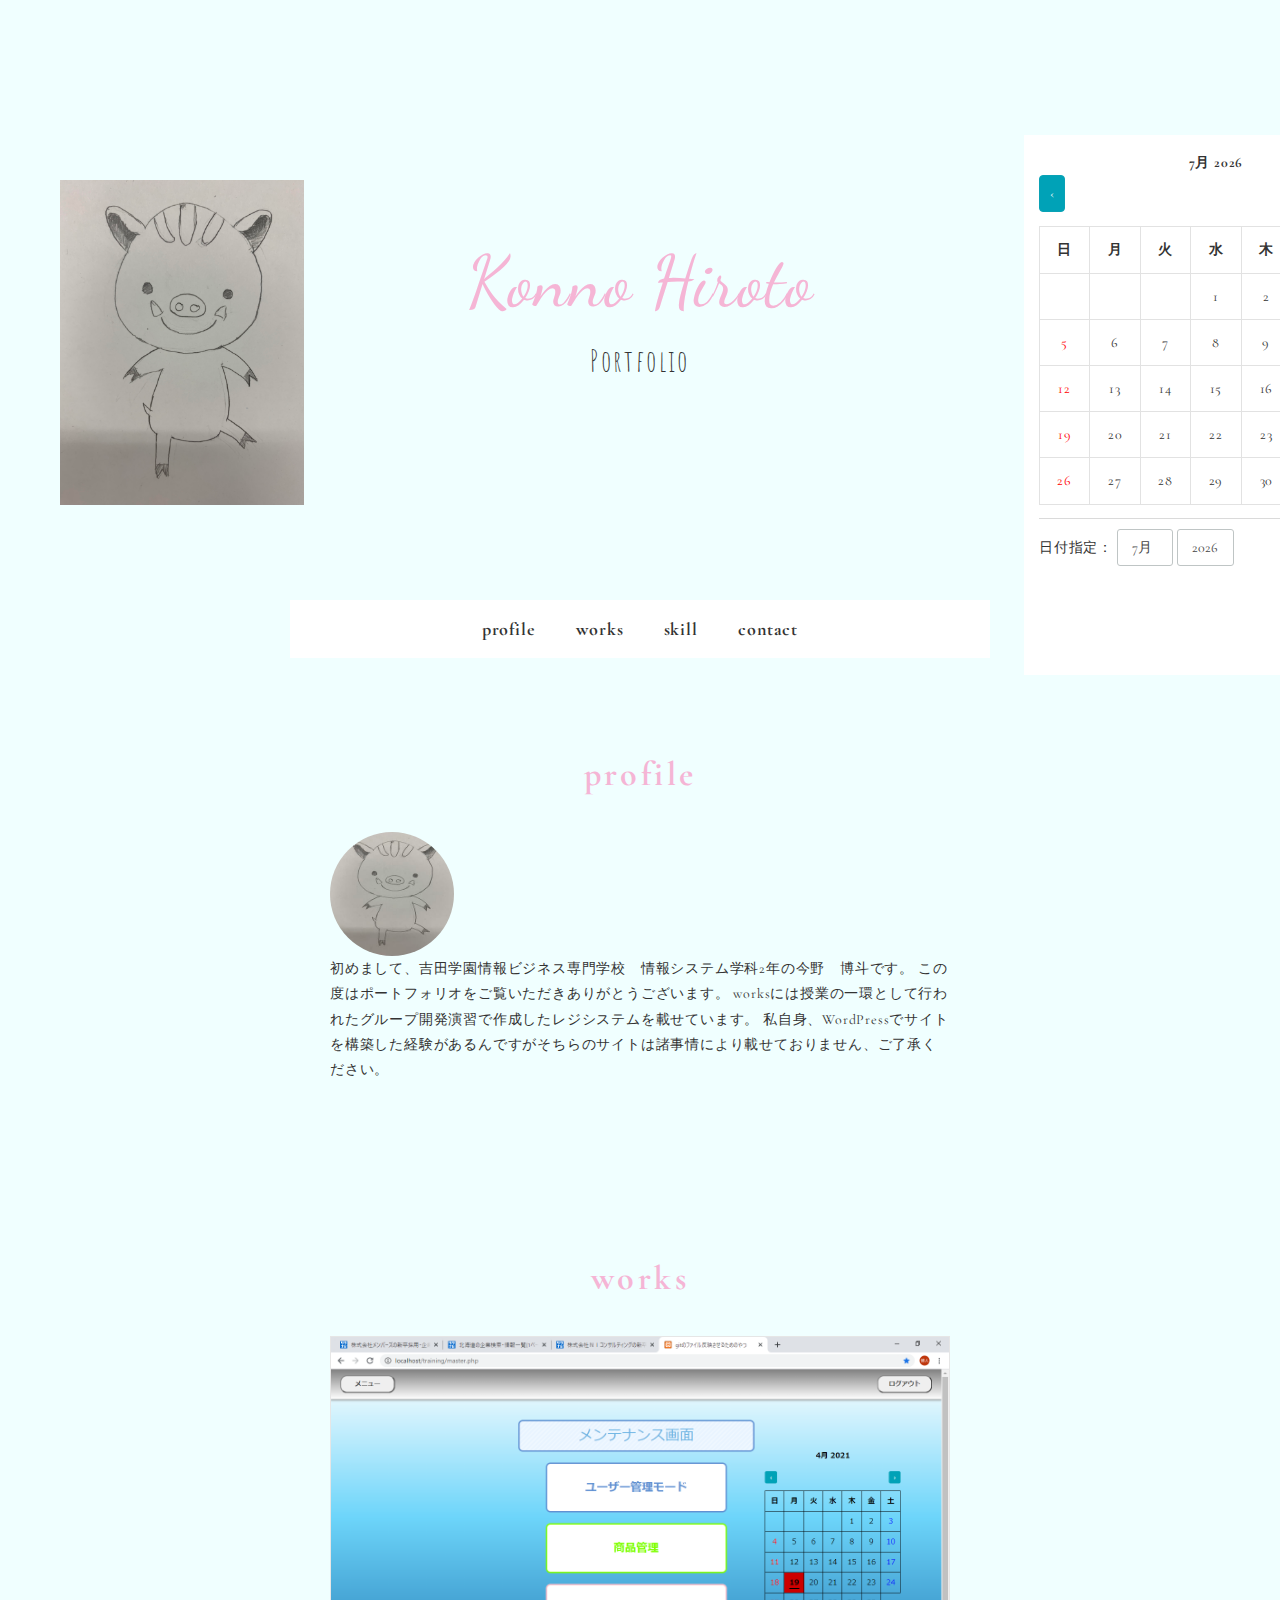
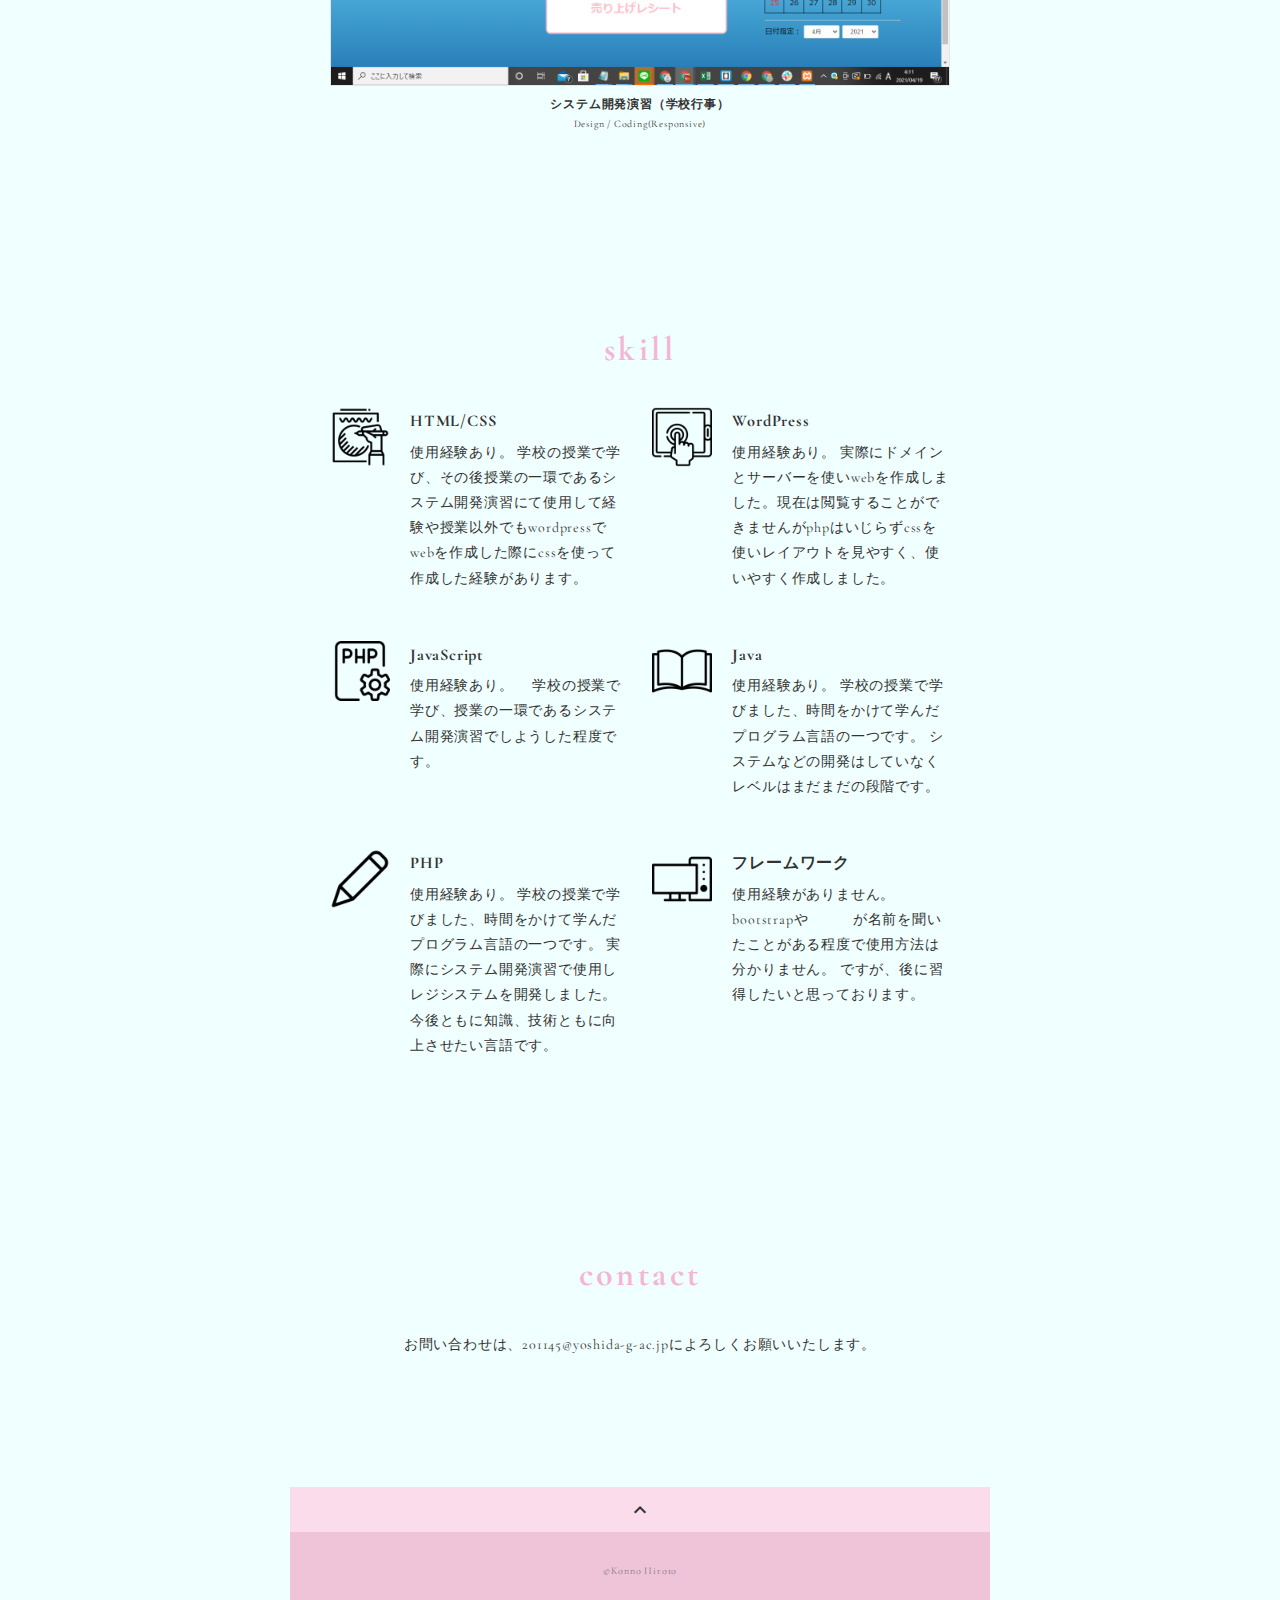
<file: portfolio-template-girly/index.html>
<!DOCTYPE html>
<html>
<head>
  <title>Konno Hiroto</title>
  <link rel="preconnect" href="https://fonts.gstatic.com">
  <link
    href="https://fonts.googleapis.com/css2?family=Amatic+SC&family=Cormorant+Garamond&family=Dancing+Script&display=swap"
    rel="stylesheet">
  <link href="https://fonts.googleapis.com/css?family=Material+Icons+Outlined" rel="stylesheet">
  <link href="css/ress.css" media="all" rel="stylesheet" type="text/css" /> 
  <link href="css/style.css" media="all" rel="stylesheet" type="text/css" />
  <link rel="shortcut icon" href="img/favicon.ico" />
  <link rel=”canonical” href=”URLが入る” />
  <link rel="stylesheet" href="css/calendar.css">
</head>

<body>  
  <div class="wrapper">



    <main class="content">

      <!-- header -->
      <header class="header">
        <div class="header-inner">
          <p class="header-title">Konno Hiroto</p>
          <p class="header-subtitle">Portfolio</p>
        </div>

      </header>
      <!-- /header -->
    <div class="container-calendar">
          <h4 id="monthAndYear"></h4>
          <div class="button-container-calendar">
              <button id="previous" onclick="previous()">‹</button>
              <button id="next" onclick="next()">›</button>
          </div>
          
          <table class="table-calendar" id="calendar" data-lang="ja">
              <thead id="thead-month"></thead>
              <tbody id="calendar-body"></tbody>
          </table>
          
          <div class="footer-container-calendar">
              <label for="month">日付指定：</label>
              <select id="month" onchange="jump()">
                  <option value=0>1月</option>
                  <option value=1>2月</option>
                  <option value=2>3月</option>
                  <option value=3>4月</option>
                  <option value=4>5月</option>
                  <option value=5>6月</option>
                  <option value=6>7月</option>
                  <option value=7>8月</option>
                  <option value=8>9月</option>
                  <option value=9>10月</option>
                  <option value=10>11月</option>
                  <option value=11>12月</option>
              </select>
              <select id="year" onchange="jump()"></select>
          </div>
    </div>

    <script src="js/calendar.js" type="text/javascript"></script>
    
    <div class="jpg">
    <a href="#profile">
    <img src="img/hiroto.jpg" alt="prohile" width="20%">
    </a>
    </div>

      <!-- gnav -->
      <nav class="gnav">
        <div class="gnav-inner">
          <ul class="gnav-list">
            <li class="gnav-item"><a href="#profile">profile</a></li>
            <li class="gnav-item"><a href="#works">works</a></li>
            <li class="gnav-item"><a href="#skill">skill</a></li>
            <li class="gnav-item"><a href="#contact">contact</a></li>
          </ul>
        </div>
      </nav>
      <!-- /gnav -->

     <!-- profile -->
      <section class="profile section" id="profile">
        <div class="inner">
          <h2 class="title">profile</h2>
          <div class="profile-img">
              <img src="img/hiroto1.jpg" alt="">
          </div>
          <div class="profile-list">
             <p class="lead">
                初めまして、吉田学園情報ビジネス専門学校　情報システム学科2年の今野　博斗です。
                この度はポートフォリオをご覧いただきありがとうございます。
                worksには授業の一環として行われたグループ開発演習で作成したレジシステムを載せています。
                私自身、WordPressでサイトを構築した経験があるんですがそちらのサイトは諸事情により載せておりません、ご了承ください。
          　　</p>
          </div>
        </div>
      </section>
      <!-- /profile -->
     
      <!-- works -->
      <section class="works section" id="works">
        <div class="inner">
          <h2 class="title">works</h2>
          <div class="works-list">
            <a class="works-item" href="works-template.html">
              <p class="works-img"><img src="img/%E3%82%B7%E3%82%B9%E3%83%86%E3%83%A0%E9%96%8B%E7%99%BA%E6%BC%94%E7%BF%92.png" alt="" /></p>
              <p class="works-name">システム開発演習（学校行事）</p>
              <p class="works-info">Design / Coding(Responsive)</p>
              </a>
          </div>
        </div>
      </section>
      <!-- /works -->

      <!-- skill -->
      <section class="skill section" id="skill">
        <div class="inner">
          <h2 class="title">skill</h2>
          <div class="skill-list">
            <div class="skill-item">
              <p class="skill-img"><img src="img/drawing.png" alt=""></p>
              <div class="skill-body">
                <h3 class="skill-name">HTML/CSS</h3>
                <p class="skill-text">
                使用経験あり。
                学校の授業で学び、その後授業の一環であるシステム開発演習にて使用して経験や授業以外でもwordpressでwebを作成した際にcssを使って作成した経験があります。
                </p>
              </div>
            </div>
            <div class="skill-item">
              <p class="skill-img"><img src="img/tap.png" alt=""></p>
              <div class="skill-body">
                <h3 class="skill-name">WordPress</h3>
                <p class="skill-text">
                  使用経験あり。
                  実際にドメインとサーバーを使いwebを作成しました。現在は閲覧することができませんがphpはいじらずcssを使いレイアウトを見やすく、使いやすく作成しました。
                  </p>
              </div>
            </div>
            <div class="skill-item">
              <p class="skill-img"><img src="img/setting1.png" alt=""></p>
              <div class="skill-body">
                <h3 class="skill-name">JavaScript</h3>
                <p class="skill-text">
                  使用経験あり。
                　学校の授業で学び、授業の一環であるシステム開発演習でしようした程度です。
                  </p>
              </div>
            </div>
            <div class="skill-item">
              <p class="skill-img"><img src="img/book1.png" alt=""></p>
              <div class="skill-body">
                <h3 class="skill-name">Java</h3>
                <p class="skill-text">
                使用経験あり。
                学校の授業で学びました、時間をかけて学んだプログラム言語の一つです。
                システムなどの開発はしていなくレベルはまだまだの段階です。
                </p>
              </div>
            </div>
            <div class="skill-item">
              <p class="skill-img"><img src="img/pen.png" alt=""></p>
              <div class="skill-body">
                <h3 class="skill-name">PHP</h3>
                <p class="skill-text">
                 使用経験あり。
                 学校の授業で学びました、時間をかけて学んだプログラム言語の一つです。
                 実際にシステム開発演習で使用しレジシステムを開発しました。
                 今後ともに知識、技術ともに向上させたい言語です。
                  </p>
              </div>
            </div>
            <div class="skill-item">
              <p class="skill-img"><img src="img/pc.png" alt=""></p>
              <div class="skill-body">
                <h3 class="skill-name">フレームワーク</h3>
                <p class="skill-text">
                  使用経験がありません。
                  bootstrapや　　　が名前を聞いたことがある程度で使用方法は分かりません。
                  ですが、後に習得したいと思っております。
                  </p>
              </div>
            </div>
          </div>
        </div>
      </section>
      <!-- /skill -->

      <section class="contact section" id="contact">
        <div class="inner">
          <h2 class="title">contact</h2>
          <p class="lead">
            お問い合わせは、<br class="sp-only">201145@yoshida-g-ac.jpによろしくお願いいたします。
          </p>
        
        </div>
      </section>
      <!-- /contact -->
      <div class="page-top" id="js-page-top">
        <span class="material-icons-outlined">expand_less</span>
      </div>
    </main>

    <!-- footer -->
    <footer class="footer">
      <div class="copyright">&copy;Konno Hiroto</div>
    </footer>
    <!-- /footer -->

  </div>
  <script src="https://ajax.googleapis.com/ajax/libs/jquery/3.5.1/jquery.min.js"></script>
  <script type='text/javascript' src="js/script.js"></script>
</body>
</html>
</file>
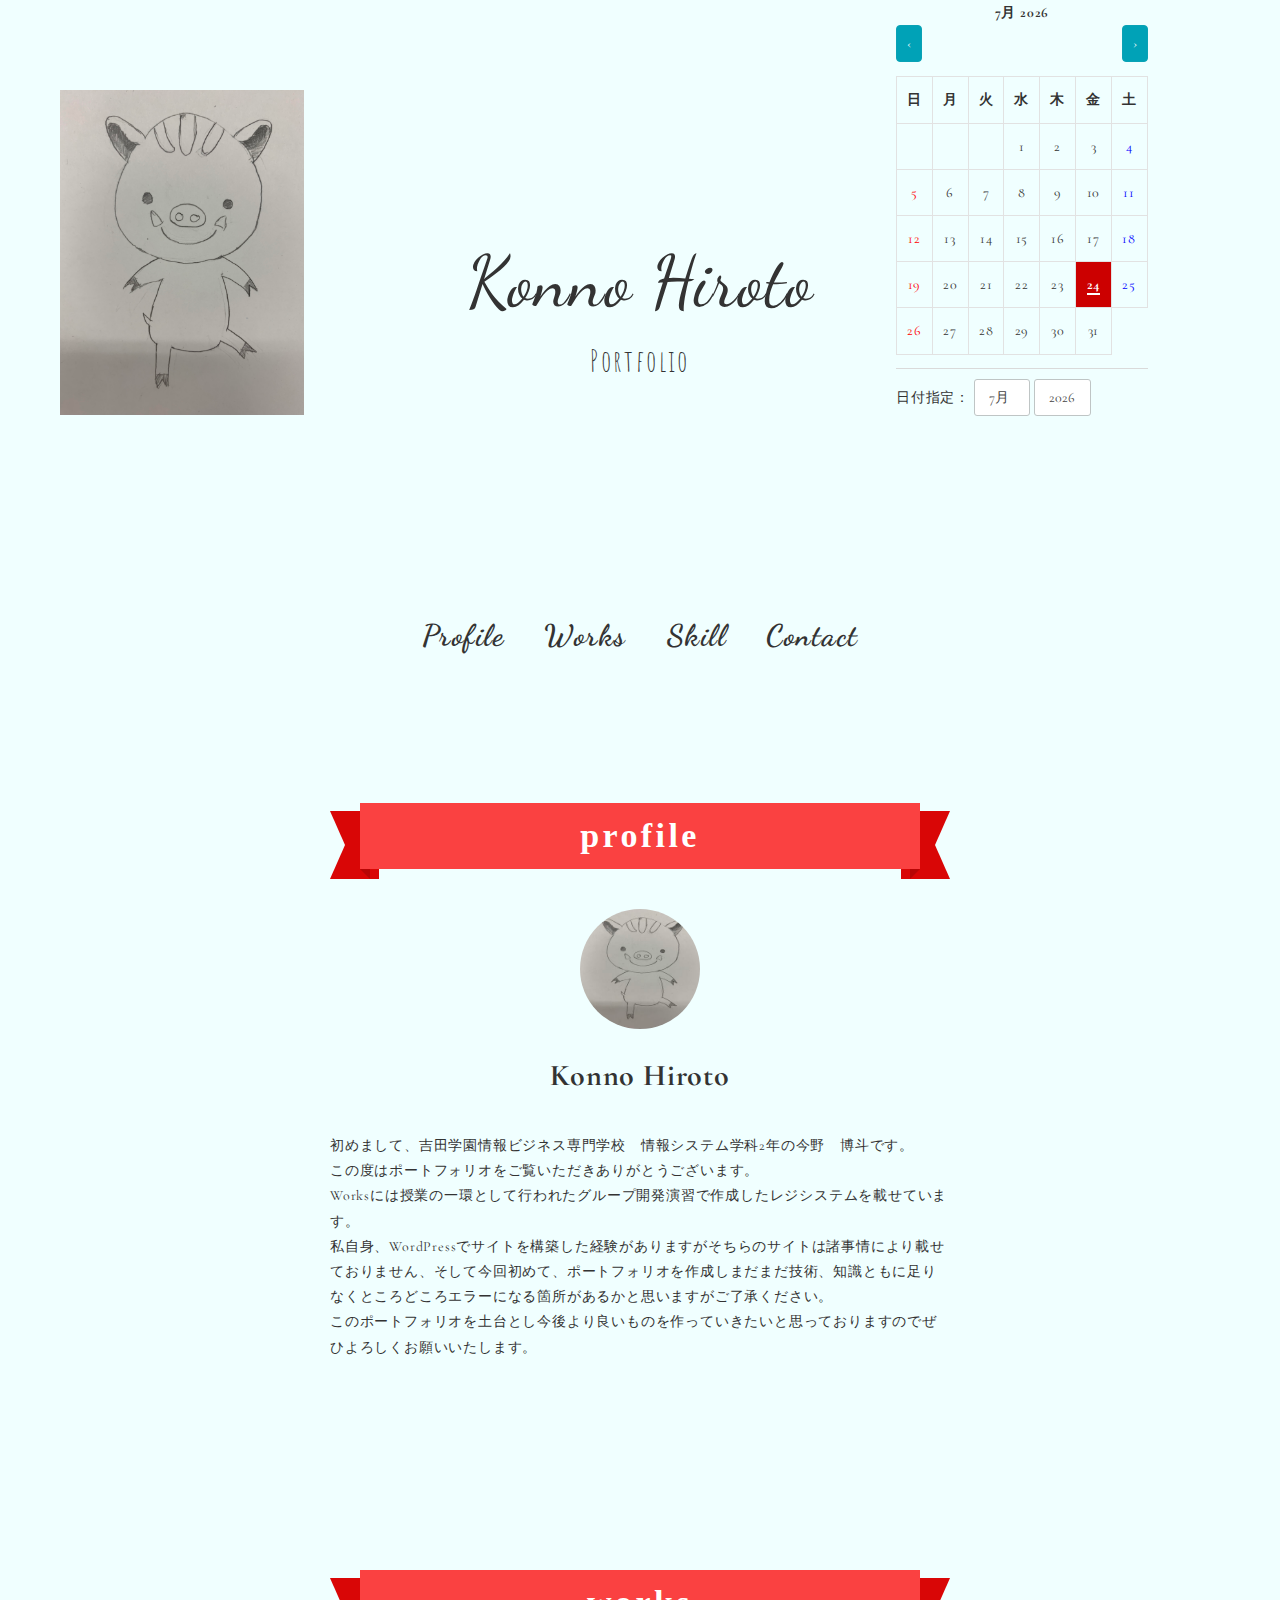
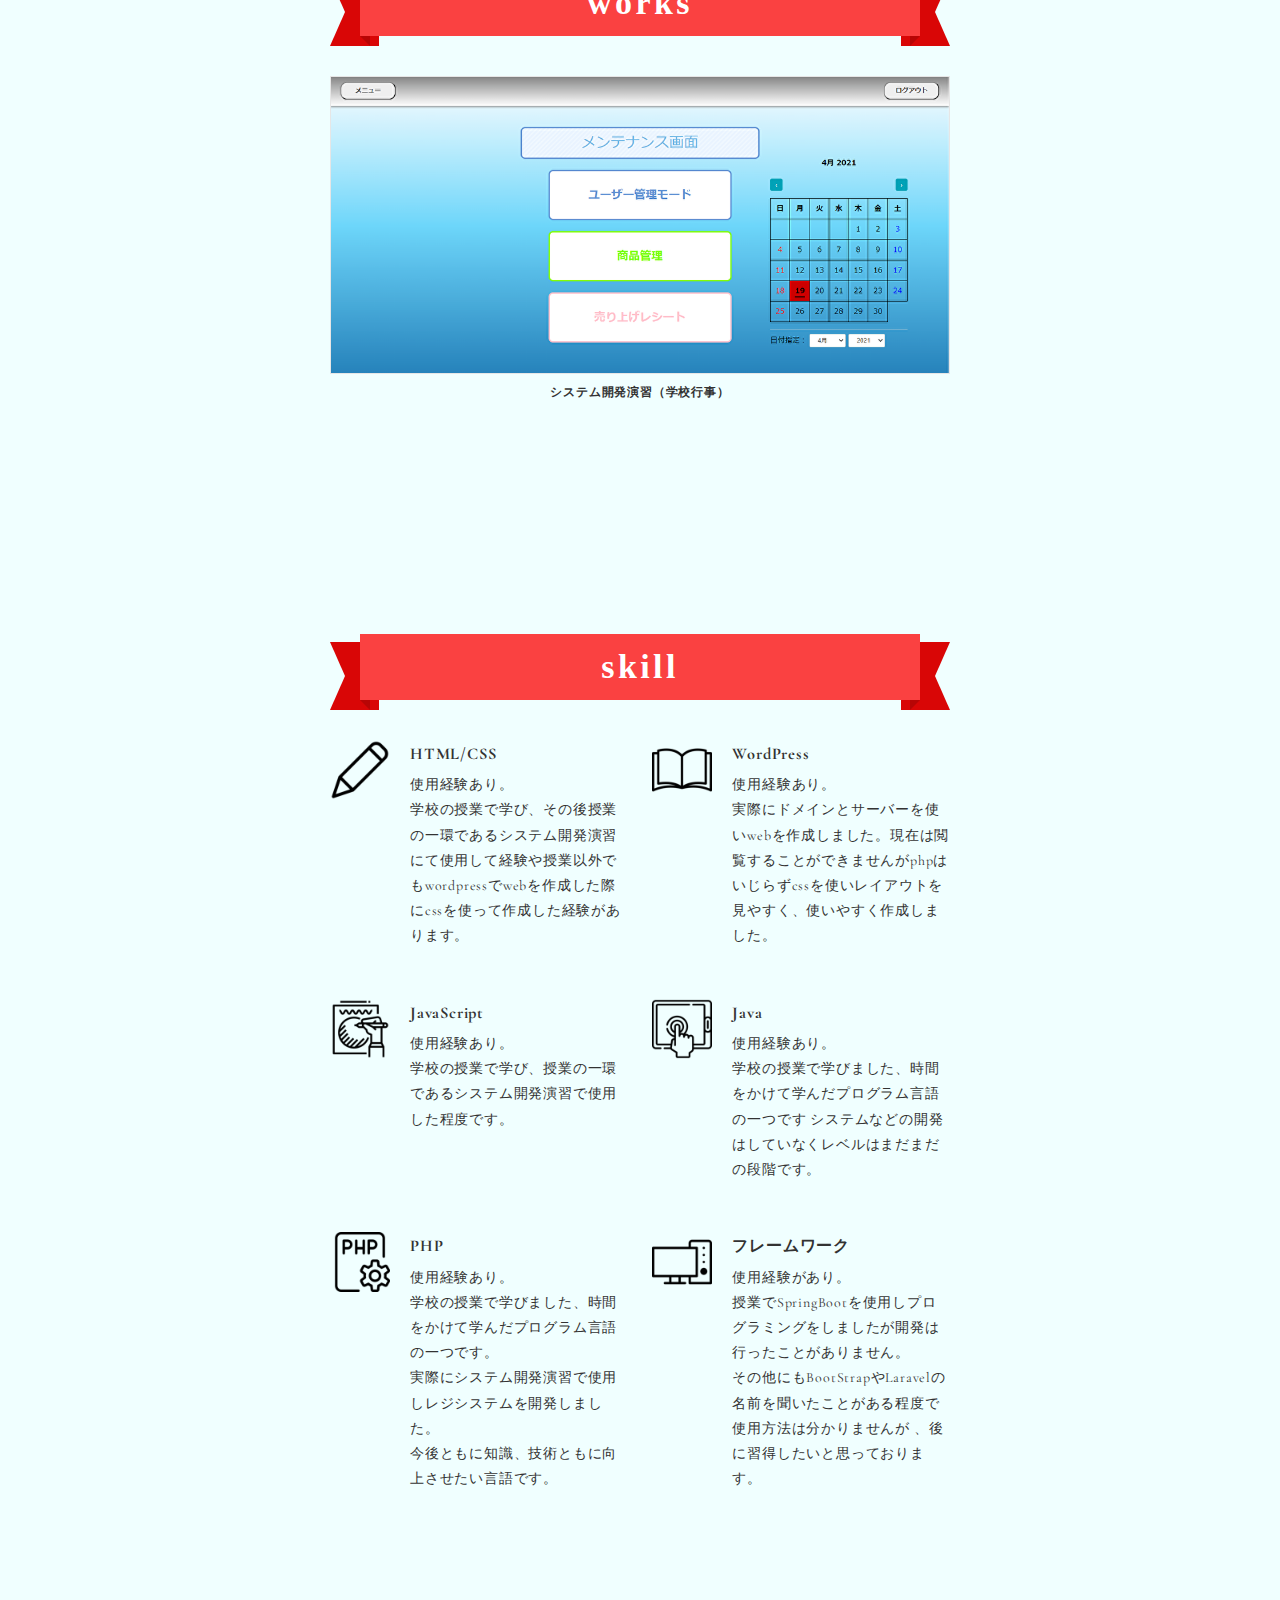
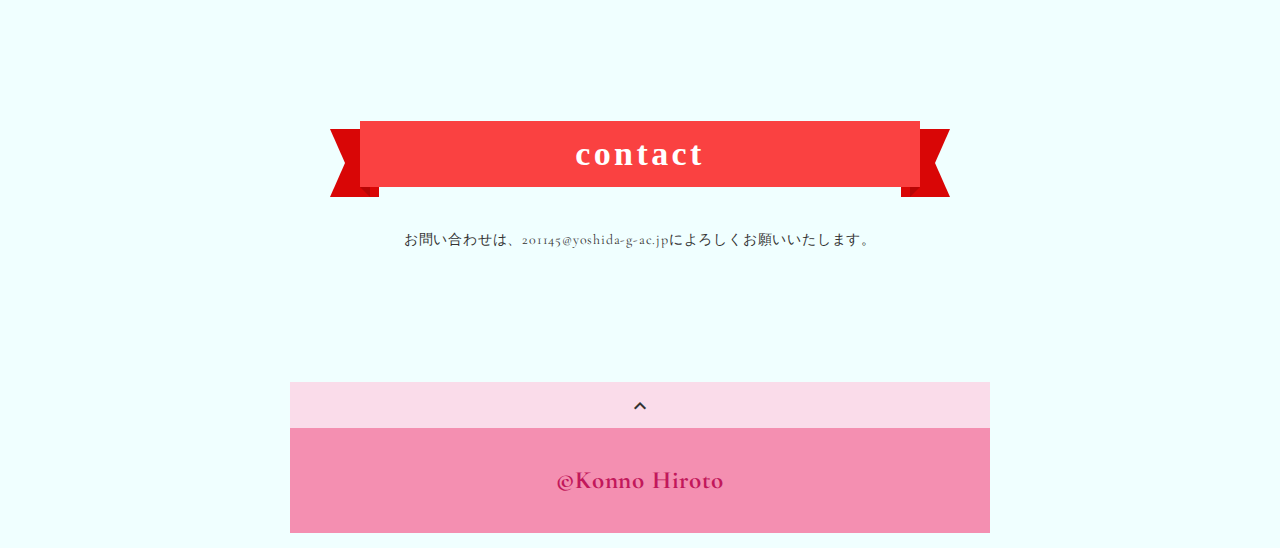
<file: portfolio/index.html>
<!DOCTYPE html>
<html>
  <head>
    <title>Konno Hiroto</title>
    <link rel="preconnect" href="https://fonts.gstatic.com" />
    <link
      href="https://fonts.googleapis.com/css2?family=Amatic+SC&family=Cormorant+Garamond&family=Dancing+Script&display=swap"
      rel="stylesheet"
    />
    <link
      href="https://fonts.googleapis.com/css?family=Material+Icons+Outlined"
      rel="stylesheet"
    />
    <link href="css/ress.css" media="all" rel="stylesheet" type="text/css" />
    <link href="css/style.css" media="all" rel="stylesheet" type="text/css" />
    <link rel="shortcut icon" href="img/favicon.ico" />
    <link rel="stylesheet" href="css/calendar.css" />
  </head>

  <body>
    <div class="wrapper">
      <main class="content">
        <!-- header -->
        <header class="header" id="top">
          <div class="header-inner">
            <p class="header-title">Konno Hiroto</p>
            <p class="header-subtitle">Portfolio</p>
          </div>
        </header>
        <!-- /header -->
        <div class="container-calendar">
          <h4 id="monthAndYear"></h4>
          <div class="button-container-calendar">
            <button id="previous" onclick="previous()">‹</button>
            <button id="next" onclick="next()">›</button>
          </div>

          <table class="table-calendar" id="calendar" data-lang="ja">
            <thead id="thead-month"></thead>
            <tbody id="calendar-body"></tbody>
          </table>

          <div class="footer-container-calendar">
            <label for="month">日付指定：</label>
            <select id="month" onchange="jump()">
              <option value="0">1月</option>
              <option value="1">2月</option>
              <option value="2">3月</option>
              <option value="3">4月</option>
              <option value="4">5月</option>
              <option value="5">6月</option>
              <option value="6">7月</option>
              <option value="7">8月</option>
              <option value="8">9月</option>
              <option value="9">10月</option>
              <option value="10">11月</option>
              <option value="11">12月</option>
            </select>
            <select id="year" onchange="jump()"></select>
          </div>
        </div>

        <script src="js/calendar.js" type="text/javascript"></script>

        <div class="jpg">
          <a href="#profile">
            <img src="img/hiroto.jpg" alt="prohile" width="20%" />
          </a>
        </div>

        <!-- gnav -->
        <nav class="gnav">
          <div class="gnav-inner">
            <ul class="gnav-list">
              <li class="gnav-item" id="profile">
                <a href="#profile">Profile</a>
              </li>
              <li class="gnav-item" id="works"><a href="#workss">Works</a></li>
              <li class="gnav-item" id="skill"><a href="#skilll">Skill</a></li>
              <li class="gnav-item" id="contact">
                <a href="#contactt">Contact</a>
              </li>
            </ul>
          </div>
        </nav>
        <!-- /gnav -->

        <!-- profile -->
        <section class="profile section" id="profile">
          <div class="inner">
            <h2 class="title"><span>profile</span></h2>
            <div class="profile-img">
              <img src="img/hiroto1.jpg" alt="" />
            </div>
            <div class="profile-name">
              Konno Hiroto
            </div>
            <div class="profile-list">
              <p class="lead">
                初めまして、吉田学園情報ビジネス専門学校　情報システム学科2年の今野　博斗です。<br />
                この度はポートフォリオをご覧いただきありがとうございます。<br />
                Worksには授業の一環として行われたグループ開発演習で作成したレジシステムを載せています。<br />
                私自身、WordPressでサイトを構築した経験がありますがそちらのサイトは諸事情により載せておりません、そして今回初めて、ポートフォリオを作成しまだまだ技術、知識ともに足りなくところどころエラーになる箇所があるかと思いますがご了承ください。<br />
                このポートフォリオを土台とし今後より良いものを作っていきたいと思っておりますのでぜひよろしくお願いいたします。
              </p>
            </div>
          </div>
        </section>
        <!-- /profile -->

        <!-- works -->
        <section class="works section" id="workss">
          <div class="inner">
            <h2 class="title"><span>works</span></h2>
            <div class="works-list">
              <a class="works-item" href="works.html">
                <p class="works-img"><img src="img/home.png" alt="" /></p>
                <p class="works-name">システム開発演習（学校行事）</p>
              </a>
            </div>
          </div>
        </section>
        <!-- /works -->

        <!-- skill -->
        <section class="skill section" id="skilll">
          <div class="inner">
            <h2 class="title"><span>skill</span></h2>
            <div class="skill-list">
              <div class="skill-item">
                <p class="skill-img"><img src="img/pen.png" alt="" /></p>
                <div class="skill-body">
                  <h3 class="skill-name">HTML/CSS</h3>
                  <p class="skill-text">
                    使用経験あり。<br />
                    学校の授業で学び、その後授業の一環であるシステム開発演習にて使用して経験や授業以外でもwordpressでwebを作成した際にcssを使って作成した経験があります。
                  </p>
                </div>
              </div>
              <div class="skill-item">
                <p class="skill-img"><img src="img/book1.png" alt="" /></p>
                <div class="skill-body">
                  <h3 class="skill-name">WordPress</h3>
                  <p class="skill-text">
                    使用経験あり。<br />
                    実際にドメインとサーバーを使いwebを作成しました。現在は閲覧することができませんがphpはいじらずcssを使いレイアウトを見やすく、使いやすく作成しました。
                  </p>
                </div>
              </div>
              <div class="skill-item">
                <p class="skill-img"><img src="img/drawing.png" alt="" /></p>
                <div class="skill-body">
                  <h3 class="skill-name">JavaScript</h3>
                  <p class="skill-text">
                    使用経験あり。<br />
                    学校の授業で学び、授業の一環であるシステム開発演習で使用した程度です。
                  </p>
                </div>
              </div>
              <div class="skill-item">
                <p class="skill-img"><img src="img/tap.png" alt="" /></p>
                <div class="skill-body">
                  <h3 class="skill-name">Java</h3>
                  <p class="skill-text">
                    使用経験あり。<br />
                    学校の授業で学びました、時間をかけて学んだプログラム言語の一つです
                    システムなどの開発はしていなくレベルはまだまだの段階です。
                  </p>
                </div>
              </div>
              <div class="skill-item">
                <p class="skill-img"><img src="img/setting1.png" alt="" /></p>
                <div class="skill-body">
                  <h3 class="skill-name">PHP</h3>
                  <p class="skill-text">
                    使用経験あり。<br />
                    学校の授業で学びました、時間をかけて学んだプログラム言語の一つです。<br />
                    実際にシステム開発演習で使用しレジシステムを開発しました。<br />
                    今後ともに知識、技術ともに向上させたい言語です。
                  </p>
                </div>
              </div>
              <div class="skill-item">
                <p class="skill-img"><img src="img/pc.png" alt="" /></p>
                <div class="skill-body">
                  <h3 class="skill-name">フレームワーク</h3>
                  <p class="skill-text">
                    使用経験があり。<br />
                    授業でSpringBootを使用しプログラミングをしましたが開発は行ったことがありません。<br />
                    その他にもBootStrapやLaravelの名前を聞いたことがある程度で使用方法は分かりませんが
                    、後に習得したいと思っております。
                  </p>
                </div>
              </div>
            </div>
          </div>
        </section>
        <!-- /skill -->

        <section class="contact section" id="contactt">
          <div class="inner">
            <h2 class="title"><span>contact</span></h2>
            <p class="lead">
              お問い合わせは、<br
                class="sp-only"
              />201145@yoshida-g-ac.jpによろしくお願いいたします。
            </p>
          </div>
        </section>
        <!-- /contact -->
        <div class="page-top" id="js-page-top">
          <span class="material-icons-outlined">expand_less</span>
        </div>
      </main>

      <!-- footer -->
      <footer class="footer">
        <div class="copyright">&copy;Konno Hiroto</div>
      </footer>
      <!-- /footer -->
    </div>
    <script src="https://ajax.googleapis.com/ajax/libs/jquery/3.5.1/jquery.min.js"></script>
    <script type="text/javascript" src="js/script.js"></script>
  </body>
</html>
</file>
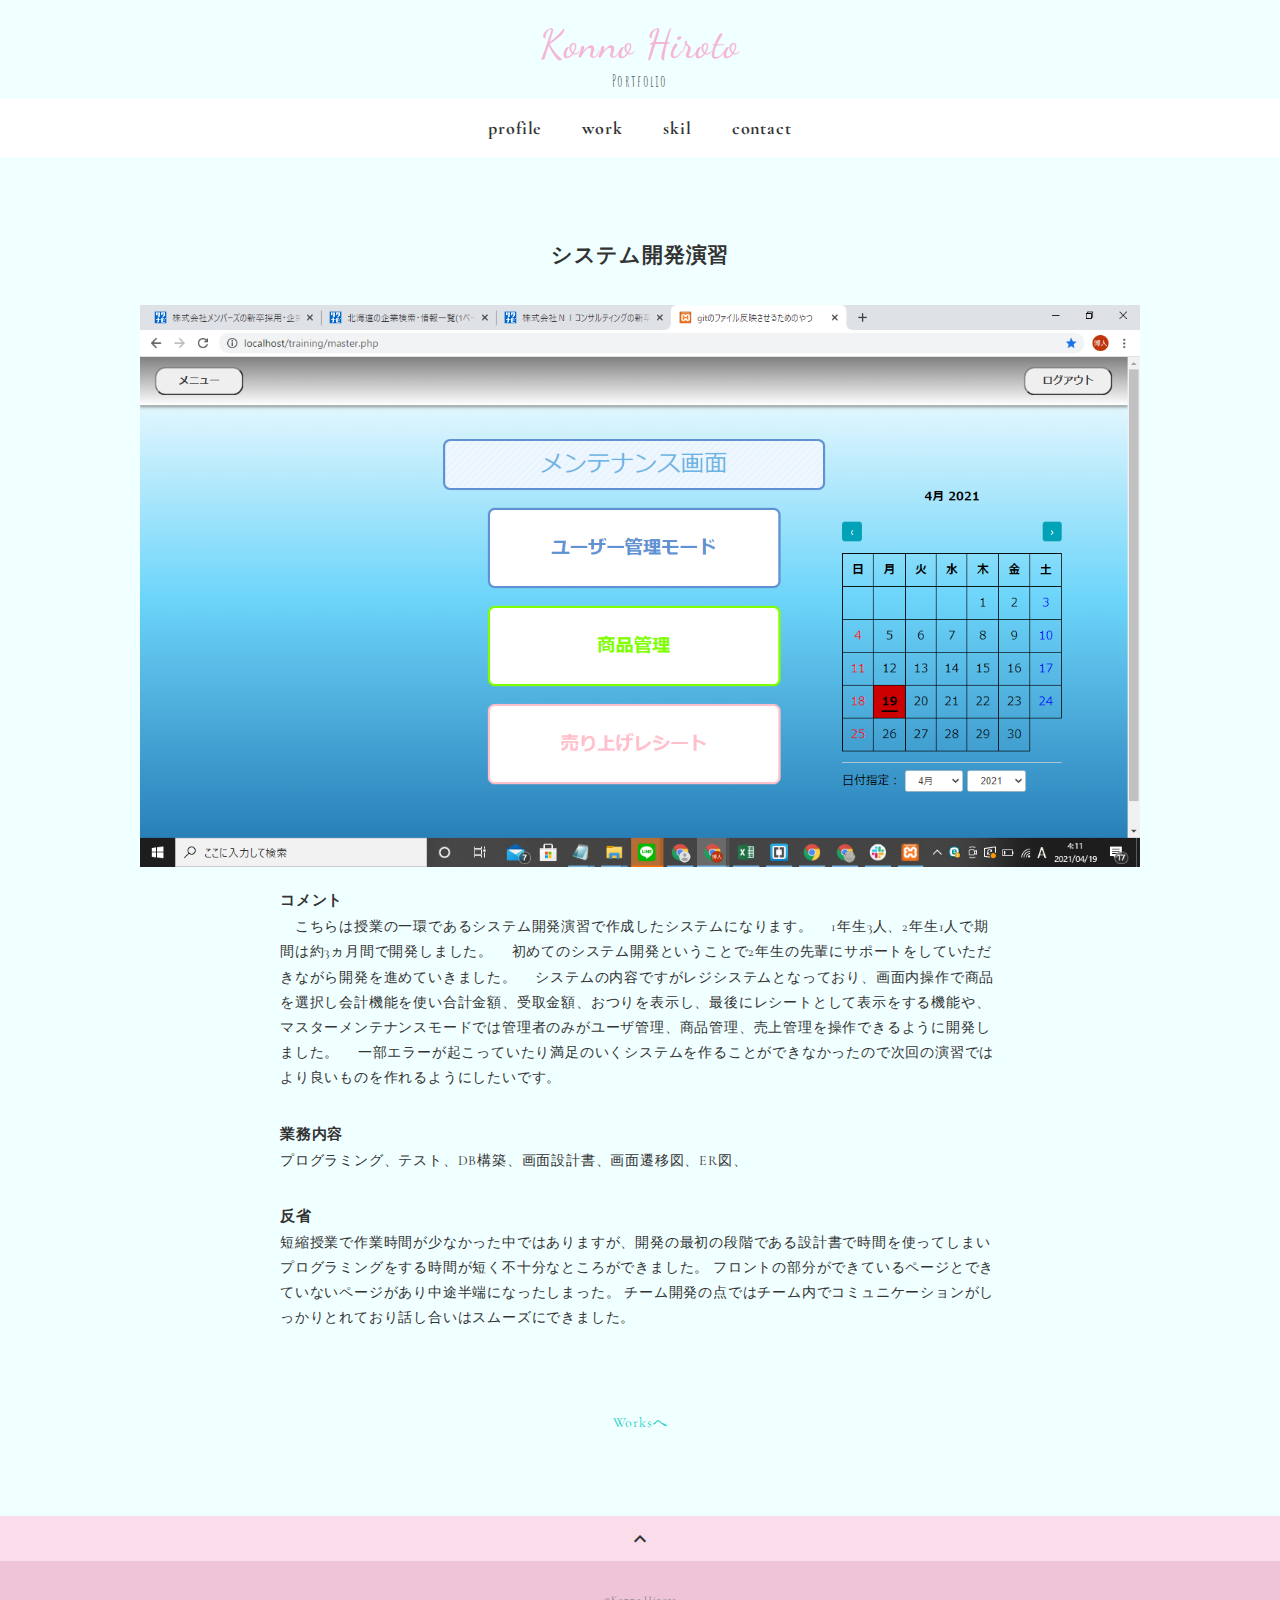
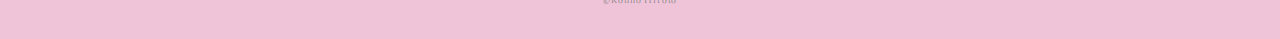
<file: portfolio-template-girly/works-template.html>
<!DOCTYPE html>
<html>
<head>
  <title>Koono Hiroto ポートフォリオ</title>
  <link rel="preconnect" href="https://fonts.gstatic.com">
  <link
    href="https://fonts.googleapis.com/css2?family=Amatic+SC&family=Cormorant+Garamond&family=Dancing+Script&display=swap"
    rel="stylesheet">
  <link href="https://fonts.googleapis.com/css?family=Material+Icons+Outlined" rel="stylesheet">
  <link href="css/ress.css" media="all" rel="stylesheet" type="text/css" />
  <link href="css/style.css" media="all" rel="stylesheet" type="text/css" />
  <link rel="shortcut icon" href="img/favicon.ico" />
  <link rel=”canonical” href=”URLが入る” />
</head>

<body>
  <div class="wrapper">

    <!-- header -->
    <header class="sub-header">
      <div class="sub-header-inner">
        <a href=".">
          <p class="sub-header-title">Konno Hiroto</p>
          <p class="sub-header-subtitle">Portfolio</p>
        </a>
      </div>

    </header>
    <!-- /header -->

    <!-- gnav -->
    <nav class="gnav">
      <div class="gnav-inner">
        <ul class="gnav-list">
          <li class="gnav-item"><a href="./#works">profile</a></li>
          <li class="gnav-item"><a href="./#skill">work</a></li>
          <li class="gnav-item"><a href="./#about">skil</a></li>
          <li class="gnav-item"><a href="./#contact">contact</a></li>
        </ul>
      </div>
    </nav>
    <!-- /gnav -->

    <main class="content">

      <article class="article">
        <div class="article-inner">
          <h2 class="article-title">システム開発演習</h2>
          <p class="article-img">
            <img src="img/%E3%82%B7%E3%82%B9%E3%83%86%E3%83%A0%E9%96%8B%E7%99%BA%E6%BC%94%E7%BF%92.png" alt="">
          </p>
          <div class="article-body">
            <h3 class="article-info-title">コメント</h3>
            <p>
            　こちらは授業の一環であるシステム開発演習で作成したシステムになります。
            　1年生3人、2年生1人で期間は約3ヵ月間で開発しました。
            　初めてのシステム開発ということで2年生の先輩にサポートをしていただきながら開発を進めていきました。
            　システムの内容ですがレジシステムとなっており、画面内操作で商品を選択し会計機能を使い合計金額、受取金額、おつりを表示し、最後にレシートとして表示をする機能や、マスターメンテナンスモードでは管理者のみがユーザ管理、商品管理、売上管理を操作できるように開発しました。
            　一部エラーが起こっていたり満足のいくシステムを作ることができなかったので次回の演習ではより良いものを作れるようにしたいです。
            </p>
            <h3 class="article-info-title">業務内容</h3>
            <p>プログラミング、テスト、DB構築、画面設計書、画面遷移図、ER図、</p>
            <h3 class="article-info-title">反省</h3>
            <p>
              短縮授業で作業時間が少なかった中ではありますが、開発の最初の段階である設計書で時間を使ってしまいプログラミングをする時間が短く不十分なところができました。
              フロントの部分ができているページとできていないページがあり中途半端になったしまった。
              チーム開発の点ではチーム内でコミュニケーションがしっかりとれており話し合いはスムーズにできました。
             </p>
          </div>
          <div class="home-link">
            <a href="./#works">Worksへ</a>
          </div>
        </div>
      </article>

      <div class="page-top" id="js-page-top">
        <span class="material-icons-outlined">expand_less</span>
      </div>
    </main>

    <!-- footer -->
    <footer class="footer">
      <div class="copyright">&copy;Konno Hiroto</div>
    </footer>
    <!-- /footer -->

  </div>
  <script src="https://ajax.googleapis.com/ajax/libs/jquery/3.5.1/jquery.min.js"></script>
  <script type='text/javascript' src="js/script.js"></script>
</body>
</html>
</file>
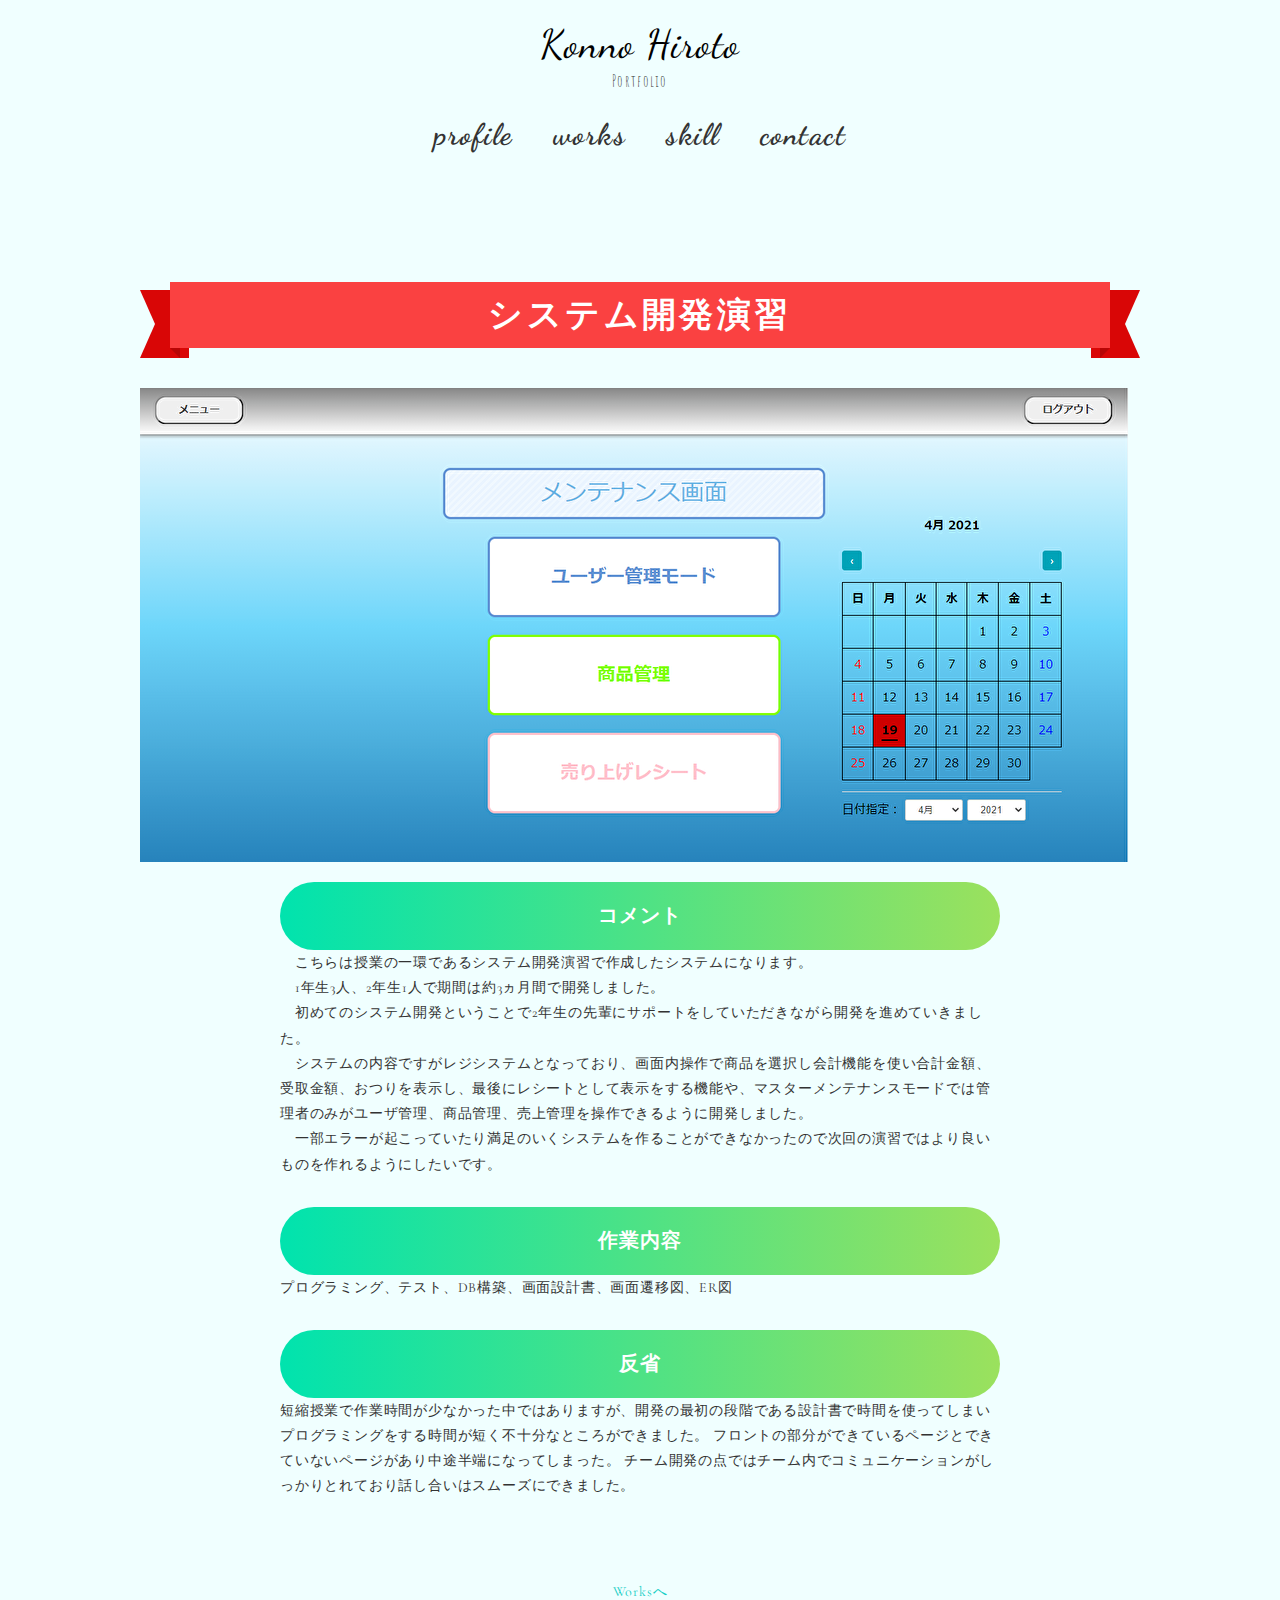
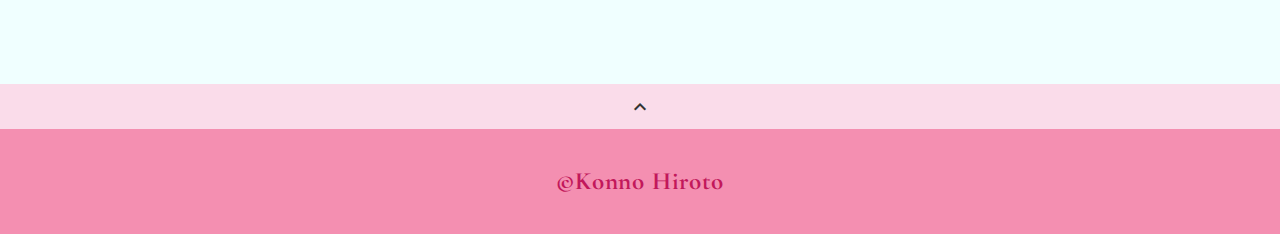
<file: portfolio/works.html>
<!DOCTYPE html>
<html>
<head>
  <title>Koono Hiroto ポートフォリオ</title>
  <link rel="preconnect" href="https://fonts.gstatic.com">
  <link
    href="https://fonts.googleapis.com/css2?family=Amatic+SC&family=Cormorant+Garamond&family=Dancing+Script&display=swap"
    rel="stylesheet">
  <link href="https://fonts.googleapis.com/css?family=Material+Icons+Outlined" rel="stylesheet">
  <link href="css/ress.css" media="all" rel="stylesheet" type="text/css" />
  <link href="css/style.css" media="all" rel="stylesheet" type="text/css" />
  <link rel="shortcut icon" href="img/favicon.ico" />
</head>

<body>
  <div class="wrapper">

    <!-- header -->
    <header class="sub-header">
      <div class="sub-header-inner">
        <a href="index.html#top">
          <p class="sub-header-title">Konno Hiroto</p>
          <p class="sub-header-subtitle">Portfolio</p>
        </a>
      </div>

    </header>
    <!-- /header -->

    <!-- gnav -->
    <nav class="gnav">
      <div class="gnav-inner">
        <ul class="gnav-list">
          <li class="gnav-item"><a href="index.html#profile">profile</a></li>
          <li class="gnav-item"><a href="index.html#works">works</a></li>
          <li class="gnav-item"><a href="index.html#skill">skill</a></li>
          <li class="gnav-item"><a href="index.html#contact">contact</a></li>
        </ul>
      </div>
    </nav>
    <!-- /gnav -->

    <main class="content">

      <article class="article">
        <div class="article-inner">
           <a href="index.html#top">
            <h2 class="title"><span>システム開発演習</span></h2>
            </a>
          <p class="article-img">
            <img src="img/home.png" alt="">
          </p>
          <div class="article-body">
            <h3 class="article-info-title">コメント</h3>
            <p>
            　こちらは授業の一環であるシステム開発演習で作成したシステムになります。<br>
            　1年生3人、2年生1人で期間は約3ヵ月間で開発しました。<br>
            　初めてのシステム開発ということで2年生の先輩にサポートをしていただきながら開発を進めていきました。<br>
            　システムの内容ですがレジシステムとなっており、画面内操作で商品を選択し会計機能を使い合計金額、受取金額、おつりを表示し、最後にレシートとして表示をする機能や、マスターメンテナンスモードでは管理者のみがユーザ管理、商品管理、売上管理を操作できるように開発しました。<br>
            　一部エラーが起こっていたり満足のいくシステムを作ることができなかったので次回の演習ではより良いものを作れるようにしたいです。
            </p>
            <h3 class="article-info-title">作業内容</h3>
            <p>プログラミング、テスト、DB構築、画面設計書、画面遷移図、ER図</p>
            <h3 class="article-info-title">反省</h3>
            <p>
              短縮授業で作業時間が少なかった中ではありますが、開発の最初の段階である設計書で時間を使ってしまいプログラミングをする時間が短く不十分なところができました。
              フロントの部分ができているページとできていないページがあり中途半端になってしまった。
              チーム開発の点ではチーム内でコミュニケーションがしっかりとれており話し合いはスムーズにできました。
             </p>
          </div>
          <div class="home-link">
            <a href="./#works">Worksへ</a>
          </div>
        </div>
      </article>

      <div class="page-top" id="js-page-top">
        <span class="material-icons-outlined">expand_less</span>
      </div>
    </main>

    <!-- footer -->
    <footer class="footer">
      <div class="copyright">&copy;Konno Hiroto</div>
    </footer>
    <!-- /footer -->

  </div>
  <script src="https://ajax.googleapis.com/ajax/libs/jquery/3.5.1/jquery.min.js"></script>
  <script type='text/javascript' src="js/script.js"></script>
</body>
</html>
</file>
<file: portfolio-template-girly/css/ress.css>
/*!
 * ress.css • v3.0.1
 * MIT License
 * github.com/filipelinhares/ress
 */

/* # =================================================================
   # Global selectors
   # ================================================================= */

html {
  box-sizing: border-box;
  word-break: normal;
  -moz-tab-size: 4;
  tab-size: 4;

  -webkit-text-size-adjust: 100%; /* Prevent adjustments of font size after orientation changes in iOS */
}

*,
::before,
::after {
  box-sizing: inherit;
  background-repeat: no-repeat; /* Set `background-repeat: no-repeat` to all elements and pseudo elements */
}

::before,
::after {
  vertical-align: inherit;
  text-decoration: inherit; /* Inherit text-decoration and vertical align to ::before and ::after pseudo elements */
}

* {
  margin: 0;
  padding: 0; /* Reset `padding` and `margin` of all elements */
}

/* # =================================================================
   # General elements
   # ================================================================= */

hr {
  overflow: visible; /* Show the overflow in Edge and IE */
  height: 0; /* Add the correct box sizing in Firefox */
}

details,
main {
  display: block; /* Render the `main` element consistently in IE. */
}

summary {
  display: list-item; /* Add the correct display in all browsers */
}

small {
  font-size: 80%; /* Set font-size to 80% in `small` elements */
}

[hidden] {
  display: none; /* Add the correct display in IE */
}

abbr[title] {
  /* Add the correct text decoration in Chrome, Edge, IE, Opera, and Safari */
  text-decoration: underline;
  text-decoration: underline dotted;
  border-bottom: none; /* Remove the bottom border in Chrome 57 */
}

a {
  background-color: transparent; /* Remove the gray background on active links in IE 10 */
}

a:active,
a:hover {
  outline-width: 0; /* Remove the outline when hovering in all browsers */
}

code,
kbd,
pre,
samp {
  font-family: monospace, monospace; /* Specify the font family of code elements */
}

pre {
  font-size: 1em; /* Correct the odd `em` font sizing in all browsers */
}

b,
strong {
  font-weight: bolder; /* Add the correct font weight in Chrome, Edge, and Safari */
}

/* https://gist.github.com/unruthless/413930 */
sub,
sup {
  position: relative;
  font-size: 75%;
  line-height: 0;
  vertical-align: baseline;
}

sub {
  bottom: -.25em;
}

sup {
  top: -.5em;
}

/* # =================================================================
   # Forms
   # ================================================================= */

input {
  border-radius: 0;
}

/* Replace pointer cursor in disabled elements */
[disabled] {
  cursor: default;
}

[type="number"]::-webkit-inner-spin-button,
[type="number"]::-webkit-outer-spin-button {
  height: auto; /* Correct the cursor style of increment and decrement buttons in Chrome */
}

[type="search"] {
  outline-offset: -2px; /* Correct the outline style in Safari */

  -webkit-appearance: textfield; /* Correct the odd appearance in Chrome and Safari */
}

[type="search"]::-webkit-search-decoration {
  -webkit-appearance: none; /* Remove the inner padding in Chrome and Safari on macOS */
}

textarea {
  overflow: auto; /* Internet Explorer 11+ */
  resize: vertical; /* Specify textarea resizability */
}

button,
input,
optgroup,
select,
textarea {
  font: inherit; /* Specify font inheritance of form elements */
}

optgroup {
  font-weight: bold; /* Restore the font weight unset by the previous rule */
}

button {
  overflow: visible; /* Address `overflow` set to `hidden` in IE 8/9/10/11 */
}

button,
select {
  text-transform: none; /* Firefox 40+, Internet Explorer 11- */
}

/* Apply cursor pointer to button elements */
button,
[type="button"],
[type="reset"],
[type="submit"],
[role="button"] {
  cursor: pointer;
  color: inherit;
}

/* Remove inner padding and border in Firefox 4+ */
button::-moz-focus-inner,
[type="button"]::-moz-focus-inner,
[type="reset"]::-moz-focus-inner,
[type="submit"]::-moz-focus-inner {
  padding: 0;
  border-style: none;
}

/* Replace focus style removed in the border reset above */
button:-moz-focusring,
[type="button"]::-moz-focus-inner,
[type="reset"]::-moz-focus-inner,
[type="submit"]::-moz-focus-inner {
  outline: 1px dotted ButtonText;
}

button,
html [type="button"],
/* Prevent a WebKit bug where (2) destroys native `audio` and `video`controls in Android 4 */
[type="reset"],
[type="submit"] {
  -webkit-appearance: button; /* Correct the inability to style clickable types in iOS */
}

/* Remove the default button styling in all browsers */
button,
input,
select,
textarea {
  border-style: none;
  background-color: transparent;
}

/* Style select like a standard input */
select {
  -webkit-appearance: none; /* Chrome 41+ */
  -moz-appearance: none; /* Firefox 36+ */
}

select::-ms-expand {
  display: none; /* Internet Explorer 11+ */
}

select::-ms-value {
  color: currentColor; /* Internet Explorer 11+ */
}

legend {
  display: table; /* Correct the text wrapping in Edge and IE */
  max-width: 100%; /* Correct the text wrapping in Edge and IE */
  max-width: 100%; /* Correct the text wrapping in Edge 18- and IE */
  white-space: normal; /* Correct the text wrapping in Edge and IE */
  color: inherit; /* Correct the color inheritance from `fieldset` elements in IE */
  border: 0; /* Correct `color` not being inherited in IE 8/9/10/11 */
}

::-webkit-file-upload-button {
  font: inherit; /* Change font properties to `inherit` in Chrome and Safari */
  color: inherit;
  /* Correct the inability to style clickable types in iOS and Safari */

  -webkit-appearance: button;
}

/* # =================================================================
   # Specify media element style
   # ================================================================= */

img {
  border-style: none; /* Remove border when inside `a` element in IE 8/9/10 */
}

/* Add the correct vertical alignment in Chrome, Firefox, and Opera */
progress {
  vertical-align: baseline;
}

/* # =================================================================
   # Accessibility
   # ================================================================= */

/* Hide content from screens but not screenreaders */
@media screen {
  [hidden~="screen"] {
    display: inherit;
  }
  [hidden~="screen"]:not(:active):not(:focus):not(:target) {
    position: absolute !important;
    clip: rect(0 0 0 0) !important;
  }
}

/* Specify the progress cursor of updating elements */
[aria-busy="true"] {
  cursor: progress;
}

/* Specify the pointer cursor of trigger elements */
[aria-controls] {
  cursor: pointer;
}

/* Specify the unstyled cursor of disabled, not-editable, or otherwise inoperable elements */
[aria-disabled] {
  cursor: default;
}
</file>
<file: portfolio-template-girly/css/style.css>
body {
  font-family: "Cormorant Garamond","Helvetica Neue",Arial,"Hiragino Kaku Gothic ProN","Hiragino Sans",Meiryo,sans-serif;
  font-size: 14px;
  line-height: 1.8;
  letter-spacing: .8px;
  color: #333;
background-color: azure;
}

a {
  transition: opacity .3s;
  text-decoration: none;
  color: #16cec5;
}

img {
  max-width: 100%;
  height: auto;
  vertical-align: bottom;
  border-style: none;
}

ul,
li {
  list-style: none;
}

.pc-only {
  display: block;
}

.sp-only {
  display: none;
}

/*--------------------------------
 レイアウト
---------------------------------*/
.section {
  padding: 100px 0;
}

.inner {
  max-width: 1340px;
  margin: 0 auto;
  padding: 0 40px;
}

/*--------------------------------
 見出し
---------------------------------*/
.title {
  font-size: 34px;
  line-height: 1;
  margin-bottom: 40px;
  text-align: center;
  letter-spacing: .1em;
  color: #f5b5d5;
}

.lead {
  margin-bottom: 30px;
}

/*--------------------------------
 header
---------------------------------*/
.header {
  display: flex;
  align-items: center;
  justify-content: center;
  height: 65vh;
  text-align: center;
}

.header-inner {
  padding: 0 40px;
}

.header-title {
  font-family: "Dancing Script", cursive;
  font-size: 72px;
  line-height: 1.2;
  margin-bottom: 20px;
  color: #f5b5d5;
}
.header-subtitle {
  font-family: "Amatic SC", cursive;
  font-size: 30px;
  line-height: 1;
  letter-spacing: .08em;
}

/*--------------------------------
 下層ページのheader
---------------------------------*/
.sub-header {
  display: flex;
  align-items: center;
  justify-content: center;
  padding: 20px 0 10px;
  text-align: center;
}

.sub-header-inner {
  padding: 0 40px;
}

.sub-header-title {
  font-family: "Dancing Script", cursive;
  font-size: 40px;
  line-height: 1.2;
  margin-bottom: 5px;
  color: #f5b5d5;
}
.sub-header-subtitle {
  font-family: "Amatic SC", cursive;
  font-size: 16px;
  line-height: 1;
  letter-spacing: .08em;
  color: #333;
}

/*--------------------------------
グローバルナビ
---------------------------------*/
.gnav {
  position: sticky;
  top: 0;
  z-index: 1;
  width: 100%;
  background-color: #fff;
}

.gnav-inner {
  padding: 15px 40px;
  width: 50%: 
}

.gnav-list {
  display: flex;
  justify-content: center;
}

.gnav-item {
  margin: 0 20px;
}

.gnav-item a {
  position: relative;
  font-size: 18px;
  font-weight: bold;
  line-height: 1;
  display: inline-block;
  padding: 5px 0;
  transition: .3s;
  letter-spacing: .05em;
  color: #333;
}

.gnav-item a:hover {
  opacity: .8;
}

/*--------------------------------
 profile
---------------------------------*/
.profile-list {
  display: flex;
  flex-wrap: wrap;
  justify-content: space-between;
  margin-bottom: -50px;
}

.profile-item {
  display: flex;
  align-items: flex-start;
  justify-content: space-between;
  width: 48%;
  margin-bottom: 50px;
}

/*--------------------------------
 Works
---------------------------------*/
.works-list {
  width: 100%;
  text-align: center;
}

.works-item {
  width: 31.74603%;
  margin-right: 1.58730%;
  margin-bottom: 40px;
  color: #333;
  margin: auto;
}

.works-item:hover {
  opacity: .9;
}

.works-item:nth-of-type(3n) {
  margin-right: 0;
}

.works-img img {
  border: 1px solid #e6e6e6;
}

.works-name {
  font-size: 12px;
  font-weight: bold;
  margin-top: 8px;
}

.works-info {
  font-size: 10px;
}

/*--------------------------------
 Skill
---------------------------------*/
.skill-list {
  display: flex;
  flex-wrap: wrap;
  justify-content: space-between;
  margin-bottom: -50px;
}

.skill-item {
  display: flex;
  align-items: flex-start;
  justify-content: space-between;
  width: 48%;
  margin-bottom: 50px;
}

.skill-img {
  width: 60px;
  height: auto;
  margin-right: 20px;
}

.skill-body {
  flex: 1;
}

.skill-name {
  margin-bottom: 3px;
}

/*--------------------------------
 About
---------------------------------*/
.profile {
  display: flex;
  flex-wrap: wrap;
  max-width: 800px;
  margin: 0 auto;
}
.profile-img {
  width: 20%;
  border-radius: 50%;
}
.profile-img img {
 border-radius: 50%;
}
.profile-body {
  flex: 1;
}
.profile-body p:not(:last-child) {
  margin-bottom: 30px;
}

/*--------------------------------
 Contact
---------------------------------*/
.contact {
  text-align: center;
}

.contact-item:not(:last-child) {
  margin-right: 10px;
}

.contact-text {
  margin-top: 10px;
}
/*--------------------------------
 ページトップ
---------------------------------*/
.page-top {
  font-weight: bold;
  padding: 10px;
  cursor: pointer;
  text-align: center;
  background-color: #fadcea;
}

.page-top .material-icons-outlined {
  vertical-align: bottom;
  color: #333;
}

/*--------------------------------
 フッター
---------------------------------*/
.footer {
  padding: 30px;
  background-color: #efc4d8;
}

.copyright {
  font-size: 10px;
  text-align: center;
  color: #797979;
}

/*--------------------------------
 下層：Worksページ
---------------------------------*/
.article {
  padding: 80px 0;
}

.article-inner {
  max-width: 1040px;
  margin: 0 auto;
  padding: 0 20px;
}

.article-title {
  margin-bottom: 30px;
  text-align: center;
}

.article-img {
  margin-bottom: 20px;
}

.article-body {
  max-width: 720px;
  margin: 0 auto;
  margin-bottom: 80px;
}

.article-info-title {
  font-size: 15px;
}

.article-body img {
  margin-bottom: 30px;
}

.article-body p {
  margin-bottom: 30px;
}

.home-link {
  text-align: center;
}

/*media Queries 767
----------------------------------------------------*/
@media screen and (max-width: 767px) {
  body {
    font-size: 13px;
    line-height: 1.7;
  }

  .pc-only {
    display: none;
  }

  .sp-only {
    display: block;
  }

  /* 見出し */
  .title {
    font-size: 26px;
    margin-bottom: 20px;
  }

  /* レイアウト */
  .section {
    padding: 60px 0;
  }

  .inner {
    padding: 0 20px;
  }

  /*  header */
  .header {
    height: 60vh;
  }

  .header-inner {
    padding: 0 20px;
  }

  .header-title {
    font-size: 40px;
    margin-bottom: 10px;
  }
  .header-subtitle {
    font-size: 18px;
  }

  /*  下層ページのheader */
  .sub-header-inner {
    padding: 0 40px;
  }

  .sub-header-title {
    font-family: "Dancing Script", cursive;
    font-size: 24px;
  }
  .sub-header-subtitle {
    font-size: 14px;
  }

  /* グローバルナビ */
  .gnav .inner {
    padding: 15px;
  }

  .gnav-logo {
    font-size: 15px;
  }

  .gnav-item:not(:last-child) {
    margin-right: 10px;
  }

  .gnav-item a {
    font-size: 12px;
  }

  .gnav-item a:after {
    display: none;
  }

  /* Works */
  .works-name {
    font-size: 10px;
  }

  .works-list {
    justify-content: space-between;
  }

  .works-item {
    flex: 0 0 48%;
    margin-right: 0;
    margin-bottom: 30px;
  }

  /* Skill */
  .skill-list {
    display: block;
    margin-bottom: 0;
  }

  .skill-item {
    width: 100%;
    margin-bottom: 35px;
  }

  .skill-item:last-child {
    margin-bottom: 0;
  }

  /* About 
  .profile {
    display: block;
  }
  .profile-img {
    width: 150px;
    margin: 0 auto;
    margin-bottom: 25px;
  }

  .profile-body p:not(:last-child) {
    margin-bottom: 20px;
  }
*/
  /* フッター */
  .footer {
    padding: 20px;
  }

  /* 下層ページ */
  .article {
    padding: 30px 0;
  }
}
.header-inner {
    margin:0 auto;  position:relative; padding:10px; 
}
.container-calendar {
    position:absolute; top:0%; left:70%; 
}
.jpg{
    position:absolute; top:20%; left:60px;
}
</file>
<file: portfolio-template-girly/css/calendar.css>
.wrapper {
  margin: 15px auto;
  max-width: 700px;
}
.container-calendar {
  top: 15%;
  background: #ffffff;
  padding: 15px;
  width: 30%;
  height: 60%;
  margin: 0 auto;
  overflow: auto;
    left: 80%;
}
.button-container-calendar button {
  cursor: pointer;
  display: inline-block;
  zoom: 1;
  background: #00a2b7;
  color: #fff;
  border: 1px solid #0aa2b5;
  border-radius: 4px;
  padding: 5px 10px;
}
.table-calendar {
  border-collapse: collapse;
  width: 100%;
}
.table-calendar th,
.table-calendar td{
  padding: 10px;
  border: 1px solid #e2e2e2;
  text-align: center;
  vertical-align: top;
}
.date-picker.selected {
  font-weight: bold;
  color: #fff;
  background: #cc0000;
}
.date-picker.selected span {
  border-bottom: 2px solid currentColor;
}
/* 日曜 */
.date-picker:nth-child(1) {
color: red;
}
/* 土曜 */
.date-picker:nth-child(7) {
color: blue;
}
#monthAndYear {
  text-align: center;
  margin-top: 0;
}
.button-container-calendar {
  position: relative;
  margin-bottom: 1em;
  overflow: hidden;
  clear: both;
}
#previous {
  float: left;
}
#next {
  float: right;
}
.footer-container-calendar {
  margin-top: 1em;
  border-top: 1px solid #dadada;
  padding: 10px 0;
}
.footer-container-calendar select {
  cursor: pointer;
  display: inline-block;
  zoom: 1;
  background: #ffffff;
  color: #454545;
  border: 1px solid #bfc5c5;
  border-radius: 3px;
  padding: 5px 1em;
}
</file>
<file: portfolio/css/ress.css>
/*!
 * ress.css • v3.0.1
 * MIT License
 * github.com/filipelinhares/ress
 */

/* # =================================================================
   # Global selectors
   # ================================================================= */

html {
  box-sizing: border-box;
  word-break: normal;
  -moz-tab-size: 4;
  tab-size: 4;

  -webkit-text-size-adjust: 100%; /* Prevent adjustments of font size after orientation changes in iOS */
}

*,
::before,
::after {
  box-sizing: inherit;
  background-repeat: no-repeat; /* Set `background-repeat: no-repeat` to all elements and pseudo elements */
}

::before,
::after {
  vertical-align: inherit;
  text-decoration: inherit; /* Inherit text-decoration and vertical align to ::before and ::after pseudo elements */
}

* {
  margin: 0;
  padding: 0; /* Reset `padding` and `margin` of all elements */
}

/* # =================================================================
   # General elements
   # ================================================================= */

hr {
  overflow: visible; /* Show the overflow in Edge and IE */
  height: 0; /* Add the correct box sizing in Firefox */
}

details,
main {
  display: block; /* Render the `main` element consistently in IE. */
}

summary {
  display: list-item; /* Add the correct display in all browsers */
}

small {
  font-size: 80%; /* Set font-size to 80% in `small` elements */
}

[hidden] {
  display: none; /* Add the correct display in IE */
}

abbr[title] {
  /* Add the correct text decoration in Chrome, Edge, IE, Opera, and Safari */
  text-decoration: underline;
  text-decoration: underline dotted;
  border-bottom: none; /* Remove the bottom border in Chrome 57 */
}

a {
  background-color: transparent; /* Remove the gray background on active links in IE 10 */
}

a:active,
a:hover {
  outline-width: 0; /* Remove the outline when hovering in all browsers */
}

code,
kbd,
pre,
samp {
  font-family: monospace, monospace; /* Specify the font family of code elements */
}

pre {
  font-size: 1em; /* Correct the odd `em` font sizing in all browsers */
}

b,
strong {
  font-weight: bolder; /* Add the correct font weight in Chrome, Edge, and Safari */
}

/* https://gist.github.com/unruthless/413930 */
sub,
sup {
  position: relative;
  font-size: 75%;
  line-height: 0;
  vertical-align: baseline;
}

sub {
  bottom: -.25em;
}

sup {
  top: -.5em;
}

/* # =================================================================
   # Forms
   # ================================================================= */

input {
  border-radius: 0;
}

/* Replace pointer cursor in disabled elements */
[disabled] {
  cursor: default;
}

[type="number"]::-webkit-inner-spin-button,
[type="number"]::-webkit-outer-spin-button {
  height: auto; /* Correct the cursor style of increment and decrement buttons in Chrome */
}

[type="search"] {
  outline-offset: -2px; /* Correct the outline style in Safari */

  -webkit-appearance: textfield; /* Correct the odd appearance in Chrome and Safari */
}

[type="search"]::-webkit-search-decoration {
  -webkit-appearance: none; /* Remove the inner padding in Chrome and Safari on macOS */
}

textarea {
  overflow: auto; /* Internet Explorer 11+ */
  resize: vertical; /* Specify textarea resizability */
}

button,
input,
optgroup,
select,
textarea {
  font: inherit; /* Specify font inheritance of form elements */
}

optgroup {
  font-weight: bold; /* Restore the font weight unset by the previous rule */
}

button {
  overflow: visible; /* Address `overflow` set to `hidden` in IE 8/9/10/11 */
}

button,
select {
  text-transform: none; /* Firefox 40+, Internet Explorer 11- */
}

/* Apply cursor pointer to button elements */
button,
[type="button"],
[type="reset"],
[type="submit"],
[role="button"] {
  cursor: pointer;
  color: inherit;
}

/* Remove inner padding and border in Firefox 4+ */
button::-moz-focus-inner,
[type="button"]::-moz-focus-inner,
[type="reset"]::-moz-focus-inner,
[type="submit"]::-moz-focus-inner {
  padding: 0;
  border-style: none;
}

/* Replace focus style removed in the border reset above */
button:-moz-focusring,
[type="button"]::-moz-focus-inner,
[type="reset"]::-moz-focus-inner,
[type="submit"]::-moz-focus-inner {
  outline: 1px dotted ButtonText;
}

button,
html [type="button"],
/* Prevent a WebKit bug where (2) destroys native `audio` and `video`controls in Android 4 */
[type="reset"],
[type="submit"] {
  -webkit-appearance: button; /* Correct the inability to style clickable types in iOS */
}

/* Remove the default button styling in all browsers */
button,
input,
select,
textarea {
  border-style: none;
  background-color: transparent;
}

/* Style select like a standard input */
select {
  -webkit-appearance: none; /* Chrome 41+ */
  -moz-appearance: none; /* Firefox 36+ */
}

select::-ms-expand {
  display: none; /* Internet Explorer 11+ */
}

select::-ms-value {
  color: currentColor; /* Internet Explorer 11+ */
}

legend {
  display: table; /* Correct the text wrapping in Edge and IE */
  max-width: 100%; /* Correct the text wrapping in Edge and IE */
  max-width: 100%; /* Correct the text wrapping in Edge 18- and IE */
  white-space: normal; /* Correct the text wrapping in Edge and IE */
  color: inherit; /* Correct the color inheritance from `fieldset` elements in IE */
  border: 0; /* Correct `color` not being inherited in IE 8/9/10/11 */
}

::-webkit-file-upload-button {
  font: inherit; /* Change font properties to `inherit` in Chrome and Safari */
  color: inherit;
  /* Correct the inability to style clickable types in iOS and Safari */

  -webkit-appearance: button;
}

/* # =================================================================
   # Specify media element style
   # ================================================================= */

img {
  border-style: none; /* Remove border when inside `a` element in IE 8/9/10 */
}

/* Add the correct vertical alignment in Chrome, Firefox, and Opera */
progress {
  vertical-align: baseline;
}

/* # =================================================================
   # Accessibility
   # ================================================================= */

/* Hide content from screens but not screenreaders */
@media screen {
  [hidden~="screen"] {
    display: inherit;
  }
  [hidden~="screen"]:not(:active):not(:focus):not(:target) {
    position: absolute !important;
    clip: rect(0 0 0 0) !important;
  }
}

/* Specify the progress cursor of updating elements */
[aria-busy="true"] {
  cursor: progress;
}

/* Specify the pointer cursor of trigger elements */
[aria-controls] {
  cursor: pointer;
}

/* Specify the unstyled cursor of disabled, not-editable, or otherwise inoperable elements */
[aria-disabled] {
  cursor: default;
}
</file>
<file: portfolio/css/style.css>
body {
  font-family: "Cormorant Garamond", "Helvetica Neue", Arial,
    "Hiragino Kaku Gothic ProN", "Hiragino Sans", Meiryo, sans-serif;
  font-size: 14px;
  line-height: 1.8;
  letter-spacing: 0.8px;
  color: #333;
  background-color: azure;
}

a {
  transition: opacity 0.3s;
  text-decoration: none;
  color: #16cec5;
}

img {
  max-width: 100%;
  height: auto;
  vertical-align: bottom;
  border-style: none;
}

ul,
li {
  list-style: none;
}

.pc-only {
  display: block;
}

.sp-only {
  display: none;
}

/*--------------------------------
 レイアウト
---------------------------------*/
.section {
  padding: 100px 0;
}

.inner {
  max-width: 1340px;
  margin: 0 auto;
  padding: 0 40px;
}

/*--------------------------------
 見出し
---------------------------------*/
.title {
  font-size: 34px;
  line-height: 1;
  margin-bottom: 40px;
  text-align: center;
  letter-spacing: 0.1em;
  color: #f5b5d5;
}

.lead {
  margin-bottom: 30px;
}

/*--------------------------------
 header
---------------------------------*/
.header {
  display: flex;
  align-items: center;
  justify-content: center;
  height: 65vh;
  text-align: center;
}

.header-inner {
  padding: 0 40px;
}

.header-title {
  font-family: "Dancing Script", cursive;
  font-size: 72px;
  line-height: 1.2;
  margin-bottom: 20px;
}
.header-subtitle {
  font-family: "Amatic SC", cursive;
  font-size: 30px;
  line-height: 1;
  letter-spacing: 0.08em;
}

/*--------------------------------
 下層ページのheader
---------------------------------*/
.sub-header {
  display: flex;
  align-items: center;
  justify-content: center;
  padding: 20px 0 10px;
  text-align: center;
}

.sub-header-inner {
  padding: 0 40px;
}

.sub-header-title {
  font-family: "Dancing Script", cursive;
  font-size: 40px;
  line-height: 1.2;
  margin-bottom: 5px;
  color: #000000;
}
.sub-header-subtitle {
  font-family: "Amatic SC", cursive;
  font-size: 16px;
  line-height: 1;
  letter-spacing: 0.08em;
  color: #333;
}

/*--------------------------------
グローバルナビ
---------------------------------*/
.gnav {
  width: 50%;
  display: block;
  margin-left: auto;
  margin-right: auto;
}

.gnav-inner {
  color: #6cb4e4;
  text-align: center;
  background: none;
  padding: 0.25em;
  border-radius: 10px; /*角の丸み*/
  padding: 15px 40px;
}

.gnav-list {
  display: flex;
  justify-content: center;
}

.gnav-item {
  margin: 0 20px;
}
.gnav-item:after {
  content: '';
	display: block;
	margin: auto;
	height: 3px;
	width: 0px;
	background: transparent;
	transition: width .5s ease, background-color .5s ease;
}
.gnav-item:hover:after{
  width: 100%;
	background: #e91e63;
}
.gnav-item a {
  position: relative;
  font-size: 30px;
  font-weight: bold;
  line-height: 1;
  display: inline-block;
  padding: 5px 0;
  transition: 0.5s;
  font-weight: bold;
  font-family: "Dancing Script";
  letter-spacing: 0.05em;
  color: #333;
}

.gnav-item a:hover {
  color: #e91e63;
}

/*--------------------------------
 profile
---------------------------------*/
.profile-list {
  display: flex;
  flex-wrap: wrap;
  justify-content: space-between;
  margin-bottom: -50px;
}

.profile-item {
  display: flex;
  align-items: flex-start;
  justify-content: space-between;
  width: 48%;
  margin-bottom: 50px;
}

/*--------------------------------
 Works
---------------------------------*/
.works-list {
  width: 100%;
  text-align: center;
}

.works-item {
  width: 31.74603%;
  margin-right: 1.5873%;
  margin-bottom: 40px;
  color: #333;
  margin: auto;
}

.works-item:hover {
  opacity: 0.9;
}

.works-item:nth-of-type(3n) {
  margin-right: 0;
}

.works-img img {
  border: 1px solid #e6e6e6;
}

.works-name {
  font-size: 12px;
  font-weight: bold;
  margin-top: 8px;
}

.works-info {
  font-size: 10px;
}

/*--------------------------------
 Skill
---------------------------------*/
.skill-list {
  display: flex;
  flex-wrap: wrap;
  justify-content: space-between;
  margin-bottom: -50px;
}

.skill-item {
  display: flex;
  align-items: flex-start;
  justify-content: space-between;
  width: 48%;
  margin-bottom: 50px;
}

.skill-img {
  width: 60px;
  height: auto;
  margin-right: 20px;
}

.skill-body {
  flex: 1;
}

.skill-name {
  margin-bottom: 3px;
}

/*--------------------------------
 About
---------------------------------*/
.profile {
  display: flex;
  flex-wrap: wrap;
  max-width: 800px;
  margin: 0 auto;
}
.profile-img {
  display: flex;
  flex: 1;
  align-items: center;
  justify-content: center;
}
.profile-img img {
  border-radius: 50%;
  max-width: 120px;
}
.profile-name {
  margin-top: 20px;
  text-align: center;
  margin-bottom: 30px;
  font-size: 30px;
  font-weight: bolder;
}
.profile-body {
  flex: 1;
}
.profile-body p:not(:last-child) {
  margin-bottom: 30px;
}

/*--------------------------------
 Contact
---------------------------------*/
.contact {
  text-align: center;
}

.contact-item:not(:last-child) {
  margin-right: 10px;
}

.contact-text {
  margin-top: 10px;
}
/*--------------------------------
 ページトップ
---------------------------------*/
.page-top {
  font-weight: bold;
  padding: 10px;
  cursor: pointer;
  text-align: center;
  background-color: #fadcea;
}

.page-top .material-icons-outlined {
  vertical-align: bottom;
  color: #333;
}

/*--------------------------------
 フッター
---------------------------------*/
.footer {
  padding: 30px;
  background-color: #f48fb1;
}

.copyright {
  font-size: 25px;
  font-weight: bold;
  text-align: center;
  color: #c2185b;
}

/*--------------------------------
 下層：Worksページ
---------------------------------*/
.article {
  padding: 80px 0;
}

.article-inner {
  max-width: 1040px;
  margin: 0 auto;
  padding: 0 20px;
}

h2 {
  position: relative;
  margin: 30px;
  text-align: center;
  font-family: cursive;
}

h2:before,
h2:after {
  position: absolute;
  z-index: 0;
  bottom: -10px;
  display: block;
  content: "";
  border: 1em solid #d90606;
}

h2:before {
  left: -30px;
  border-left-width: 15px;
  border-left-color: transparent;
}

h2:after {
  right: -30px;
  border-right-width: 15px;
  border-right-color: transparent;
}

h2 span {
  position: relative;
  z-index: 1;
  display: block;
  padding: 1rem 2rem;
  color: #fff;
  background: #fa4141;
}

h2 span:before,
h2 span:after {
  position: absolute;
  bottom: -10px;
  display: block;
  width: 10px;
  height: 10px;
  content: "";
  border-style: solid;
  border-color: #b70505 transparent transparent transparent;
}

h2 span:before {
  left: 0;
  border-width: 10px 0 0 10px;
}

h2 span:after {
  right: 0;
  border-width: 10px 10px 0 0;
}
.article-title {
  　margin-bottom: 30px;
  text-align: center;
}

.article-img {
  margin-bottom: 20px;
}

.article-body {
  max-width: 720px;
  margin: 0 auto;
  margin-bottom: 80px;
}

.article-info-title {
  text-align: center;
  font-size: 20px;
  padding: 1rem 3rem;
  color: #fff;
  border-radius: 100vh;
  background-image: -webkit-gradient(
    linear,
    right top,
    left top,
    from(#9be15d),
    to(#00e3ae)
  );
  background-image: -webkit-linear-gradient(right, #9be15d 0%, #00e3ae 100%);
  background-image: linear-gradient(to left, #9be15d 0%, #00e3ae 100%);
}

.article-body img {
  margin-bottom: 30px;
}

.article-body p {
  margin-bottom: 30px;
}

.home-link {
  text-align: center;
}

/*media Queries 767
----------------------------------------------------*/
@media screen and (max-width: 767px) {
  body {
    font-size: 13px;
    line-height: 1.7;
  }

  .pc-only {
    display: none;
  }

  .sp-only {
    display: block;
  }

  /* 見出し */
  .title {
    font-size: 26px;
    margin-bottom: 20px;
  }

  /* レイアウト */
  .section {
    padding: 60px 0;
  }

  .inner {
    padding: 0 20px;
  }

  /*  header */
  .header {
    height: 60vh;
  }

  .header-inner {
    padding: 0 20px;
  }

  .header-title {
    font-size: 40px;
    margin-bottom: 10px;
  }
  .header-subtitle {
    font-size: 18px;
  }

  /*  下層ページのheader */
  .sub-header-inner {
    padding: 0 40px;
  }

  .sub-header-title {
    font-family: "Dancing Script", cursive;
    font-size: 24px;
  }
  .sub-header-subtitle {
    font-size: 14px;
  }

  /* グローバルナビ */
  .gnav .inner {
    padding: 15px;
  }

  .gnav-logo {
    font-size: 15px;
  }

  .gnav-item:not(:last-child) {
    margin-right: 10px;
  }

  .gnav-item a {
    font-size: 12px;
  }

  .gnav-item a:after {
    display: none;
  }

  /* Works */
  .works-name {
    font-size: 10px;
  }

  .works-list {
    justify-content: space-between;
  }

  .works-item {
    flex: 0 0 48%;
    margin-right: 0;
    margin-bottom: 30px;
  }

  /* Skill */
  .skill-list {
    display: block;
    margin-bottom: 0;
  }

  .skill-item {
    width: 100%;
    margin-bottom: 35px;
  }

  .skill-item:last-child {
    margin-bottom: 0;
  }

  /* About 
  .profile {
    display: block;
  }
  .profile-img {
    width: 150px;
    margin: 0 auto;
    margin-bottom: 25px;
  }

  .profile-body p:not(:last-child) {
    margin-bottom: 20px;
  }
*/
  /* フッター */
  .footer {
    padding: 200px;
  }

  /* 下層ページ */
  .article {
    padding: 30px 0;
  }
}
.header-inner {
  margin: 0 auto;
  position: relative;
  padding: 10px;
}
.container-calendar {
  position: absolute;
  top: 0%;
  left: 70%;
}
.jpg {
  position: absolute;
  top: 10%;
  left: 60px;
}
</file>
<file: portfolio/css/calendar.css>
.wrapper {
  margin: 15px auto;
  max-width: 700px;
}
.container-calendar {
    position: absolute;
}
.button-container-calendar button {
  cursor: pointer;
  display: inline-block;
  zoom: 1;
  background: #00a2b7;
  color: #fff;
  border: 1px solid #0aa2b5;
  border-radius: 4px;
  padding: 5px 10px;
}
.table-calendar {
  border-collapse: collapse;
  width: 100%;
}
.table-calendar th,
.table-calendar td{
  padding: 10px;
  border: 1px solid #e2e2e2;
  text-align: center;
  vertical-align: top;
}
.date-picker.selected {
  font-weight: bold;
  color: #fff;
  background: #cc0000;
}
.date-picker.selected span {
  border-bottom: 2px solid currentColor;
}
/* 日曜 */
.date-picker:nth-child(1) {
color: red;
}
/* 土曜 */
.date-picker:nth-child(7) {
color: blue;
}
#monthAndYear {
  text-align: center;
  margin-top: 0;
}
.button-container-calendar {
  position: relative;
  margin-bottom: 1em;
  overflow: hidden;
  clear: both;
}
#previous {
  float: left;
}
#next {
  float: right;
}
.footer-container-calendar {
  margin-top: 1em;
  border-top: 1px solid #dadada;
  padding: 10px 0;
}
.footer-container-calendar select {
  cursor: pointer;
  display: inline-block;
  zoom: 1;
  background: #ffffff;
  color: #454545;
  border: 1px solid #bfc5c5;
  border-radius: 3px;
  padding: 5px 1em;
}
</file>
